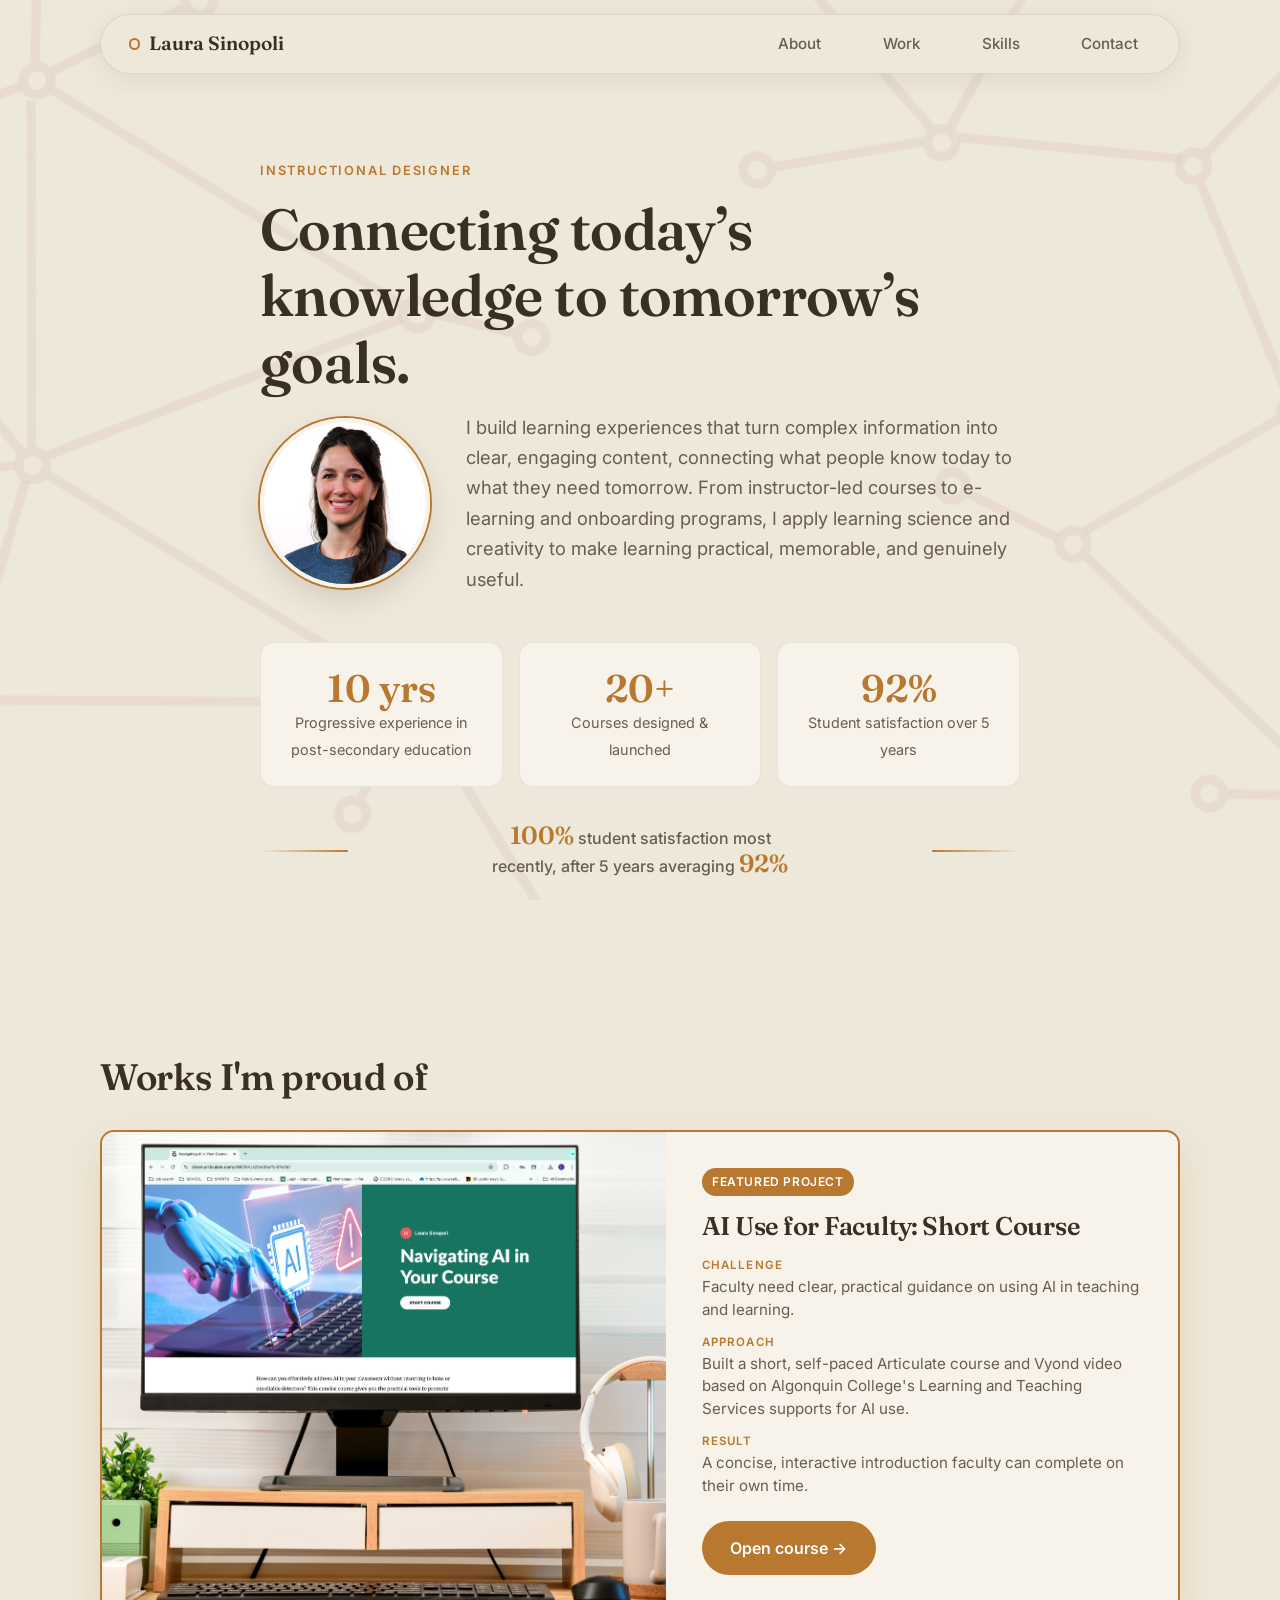
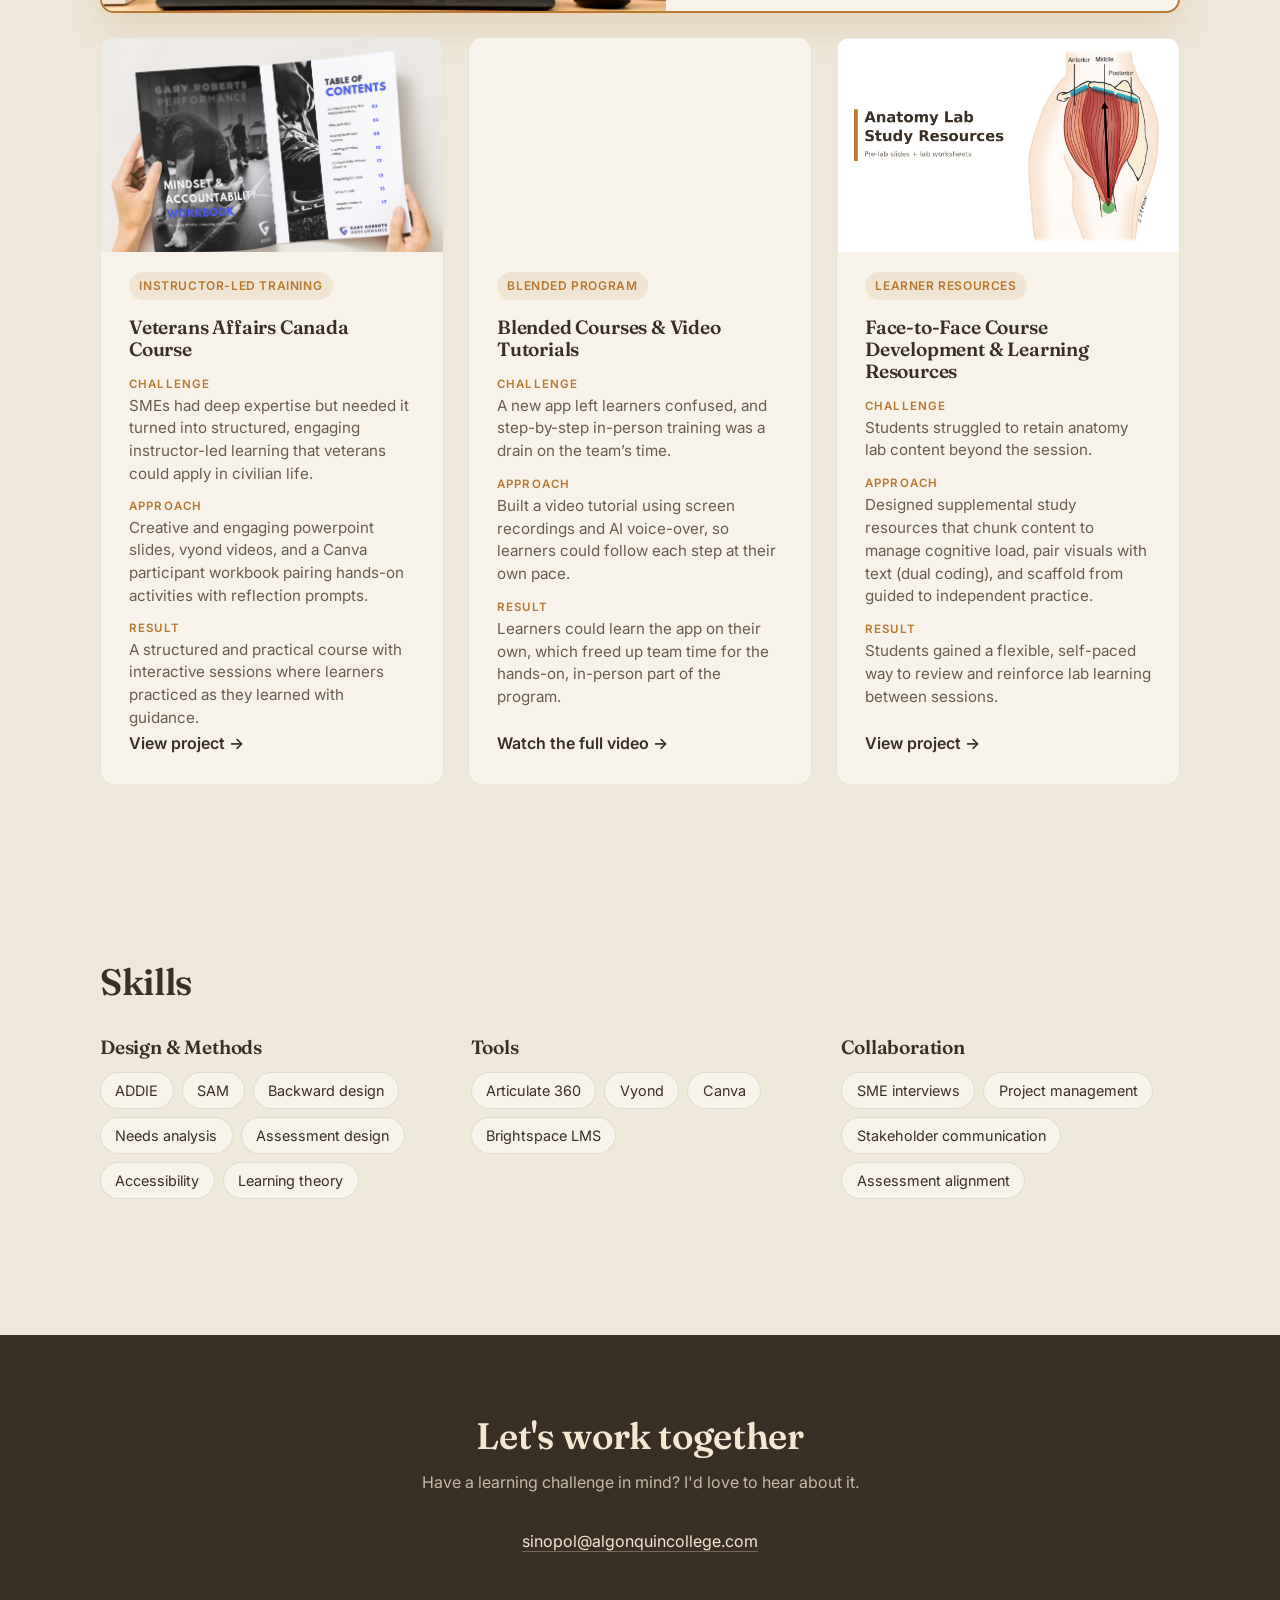
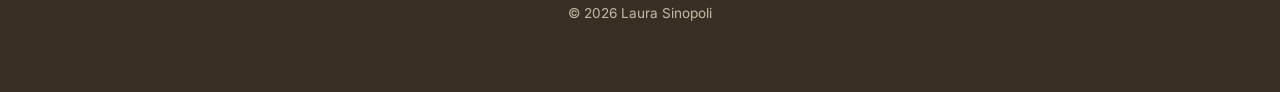
<file: index.html>
<!DOCTYPE html>
<html lang="en">
<head>
  <meta charset="UTF-8" />
  <meta name="viewport" content="width=device-width, initial-scale=1" />
  <title>Laura Sinopoli | Instructional Designer</title>
  <meta name="description" content="Portfolio of Laura Sinopoli, instructional designer bridging the gap between where learners are and where they need to be, one meaningful and fun learning experience at a time." />
  <link rel="preconnect" href="https://fonts.googleapis.com" />
  <link rel="preconnect" href="https://fonts.gstatic.com" crossorigin />
  <link href="https://fonts.googleapis.com/css2?family=Fraunces:opsz,wght@9..144,500;9..144,600&family=Inter:wght@400;500;600&display=swap" rel="stylesheet" />
<link rel="stylesheet" href="styles.css?v=2" /></head>
<body>

  <header class="site-header" id="siteHeader">
    <div class="header-inner">
      <a href="#top" class="logo">Laura Sinopoli</a>
      <nav aria-label="Primary">
        <a href="#about">About</a>
        <a href="#work">Work</a>
        <a href="#skills">Skills</a>
        <a href="#contact">Contact</a>
      </nav>
    </div>
  </header>

  <main id="top">

    <!-- Bio -->
    <section class="section hero" id="about">
      <div class="container narrow">
        <p class="eyebrow">Instructional Designer</p>
        <h1>Connecting today’s knowledge to tomorrow’s goals.</h1>
        <div class="bio-row">
          <div class="bio-photo" tabindex="0">
            <img src="Laura.jpg" alt="Portrait of Laura Sinopoli" />
            <span class="bio-badge">Hi, I'm Laura!</span>
          </div>
          <p class="lead">
          I build learning experiences that turn complex information into clear, engaging content, connecting what people know today to what they need tomorrow. From instructor-led courses to e-learning and onboarding programs, I apply learning science and creativity to make learning practical, memorable, and genuinely useful.
          </p>
        </div>

        <ul class="stats">
  <li>
    <span class="stat-number" data-target="10" data-suffix=" yrs">10 yrs</span>
    <span class="stat-label">Progressive experience in post-secondary education </span>
  </li>
  <li>
    <span class="stat-number" data-target="20" data-suffix="+">20+</span>
    <span class="stat-label">Courses designed &amp; launched</span>
  </li>
  <li>
    <span class="stat-number" data-target="92" data-suffix="%">92%</span>
    <span class="stat-label">Student satisfaction over 5 years</span>
  </li>
</ul>

        
<p class="stat-note"><span><strong>100%</strong> student satisfaction most recently, after 5 years averaging <strong>92%</strong></span></p>      </div>
    </section>

    <!-- Work -->
    <section class="section" id="work">
      <div class="container">
        <h2>Works I'm proud of</h2>
        <div class="cards">

          
          <!-- Featured project -->
      
<article class="card card-featured">
  <img class="card-img" src="course-thumb1.png" alt="Title screen of the AI use for faculty short course" loading="lazy" />
  <div class="card-body">
    <span class="tag tag-featured">Featured Project</span>
    <h3>AI Use for Faculty: Short Course</h3>
    <ul class="case-points">
       <li><strong>Challenge</strong> Faculty need clear, practical guidance on using AI in teaching and learning.</li>
      <li><strong>Approach</strong> Built a short, self-paced Articulate course and Vyond video based on Algonquin College's Learning and Teaching Services supports for AI use.</li>
      <li><strong>Result</strong> A concise, interactive introduction faculty can complete on their own time.</li>
    </ul>
    <a class="btn" href="https://share.articulate.com/sINO8VUs2NoShcPyi6fwT#/lessons/07aeab5a-82a3-4724-8a35-cf85a7079067" target="_blank" rel="noopener">Open course →</a>
  </div>
</article>
          
          <!-- Card 1 -->
          <article class="card">
            <img class="card-img" src="worksample.png" alt="Sample pages from a participant workbook for an instructor-led course" loading="lazy" />
            <span class="tag">Instructor-Led Training</span>
            <h3>Veterans Affairs Canada Course</h3>
            <ul class="case-points" style="margin-bottom: 0;">
              <li><strong>Challenge</strong>SMEs had deep expertise but needed it turned into structured, engaging instructor-led learning that veterans could apply in civilian life.</li></li>
              <li><strong>Approach</strong> Creative and engaging powerpoint slides, vyond videos, and a Canva participant workbook pairing hands-on activities with reflection prompts.</li>
              <li><strong>Result</strong> A structured and practical course with interactive sessions where learners practiced as they learned with guidance.</li>
            </ul>
            <a href="project-workbook1.html" class="card-link">View project →</a>
  
          </article>

          <!-- Card 2 -->
          <article class="card">
            <video class="card-img" src="vidclip.mp4" data-loop-end="3" autoplay muted loop playsinline></video>
            <span class="tag">Blended Program</span>
            <h3>Blended Courses &amp; Video Tutorials</h3>
            <ul class="case-points">
              <li><strong>Challenge</strong> A new app left learners confused, and step-by-step in-person training was a drain on the team’s time.</li>
<li><strong>Approach</strong> Built a video tutorial using screen recordings and AI voice-over, so learners could follow each step at their own pace.</li>
<li><strong>Result</strong> Learners could learn the app on their own, which freed up team time for the hands-on, in-person part of the program.</li>
            </ul>
            <button class="card-link card-link-btn" data-video="vidclip.mp4">Watch the full video →</button>
          </article>

          <!-- Card 3 -->
          <article class="card">
           <img class="card-img" src="anatomy.png" alt="Sample lab powerpoint for instructor-led anatomy course" loading="lazy" />
            <span class="tag">Learner Resources</span>
            <h3>Face-to-Face Course Development & Learning Resources</h3>
            <ul class="case-points">
              <li><strong>Challenge</strong> Students struggled to retain anatomy lab content beyond the session.</li>
        <li><strong>Approach</strong> Designed supplemental study resources that chunk content to manage cognitive load, pair visuals with text (dual coding), and scaffold from guided to independent practice.</li>
        <li><strong>Result</strong> Students gained a flexible, self-paced way to review and reinforce lab learning between sessions.</li>
            </ul>
              <a href="project-workbook.html" class="card-link">View project →</a>
          </article>

        </div>
      </div>
    </section>

    <!-- Skills -->
    <section class="section" id="skills">
      <div class="container">
        <h2>Skills</h2>
        <div class="skills">
          <div class="skill-group">
            <h3>Design &amp; Methods</h3>
            <ul class="chips">
              <li>ADDIE</li>
              <li>SAM</li>
               <li>Backward design</li>
              <li>Needs analysis</li>
              <li>Assessment design</li>
              <li>Accessibility</li>
              <li>Learning theory</li>
            </ul>
          </div>
          <div class="skill-group">
            <h3>Tools</h3>
            <ul class="chips">
              <li>Articulate 360</li>
              <li>Vyond</li>
              <li>Canva</li>
              <li>Brightspace LMS</li>
    
            </ul>
          </div>
          <div class="skill-group">
            <h3>Collaboration</h3>
            <ul class="chips">
              <li>SME interviews</li>
              <li>Project management</li>
              <li>Stakeholder communication</li>
              <li>Assessment alignment</li>
            </ul>
          </div>
        </div>
      </div>
    </section>

  </main>

  <!-- Footer / Contact -->
  <footer class="footer" id="contact">
    <div class="container narrow">
      <h2>Let's work together</h2>
      <p>Have a learning challenge in mind? I'd love to hear about it.</p>
      
      <ul class="contact-list">
        <li><a href="mailto:you@example.com">sinopol@algonquincollege.com</a></li>
      </ul>
      <p class="copyright">© <span id="year"></span> Laura Sinopoli</p>
    </div>
  </footer>

  <!-- Full-video popup -->
  <dialog id="videoDialog" class="video-dialog">
    <button class="video-close" aria-label="Close video">×</button>
    <video id="dialogVideo" controls playsinline></video>
  </dialog>

  <script src="script.js"></script>
</body>
</html>
</file>
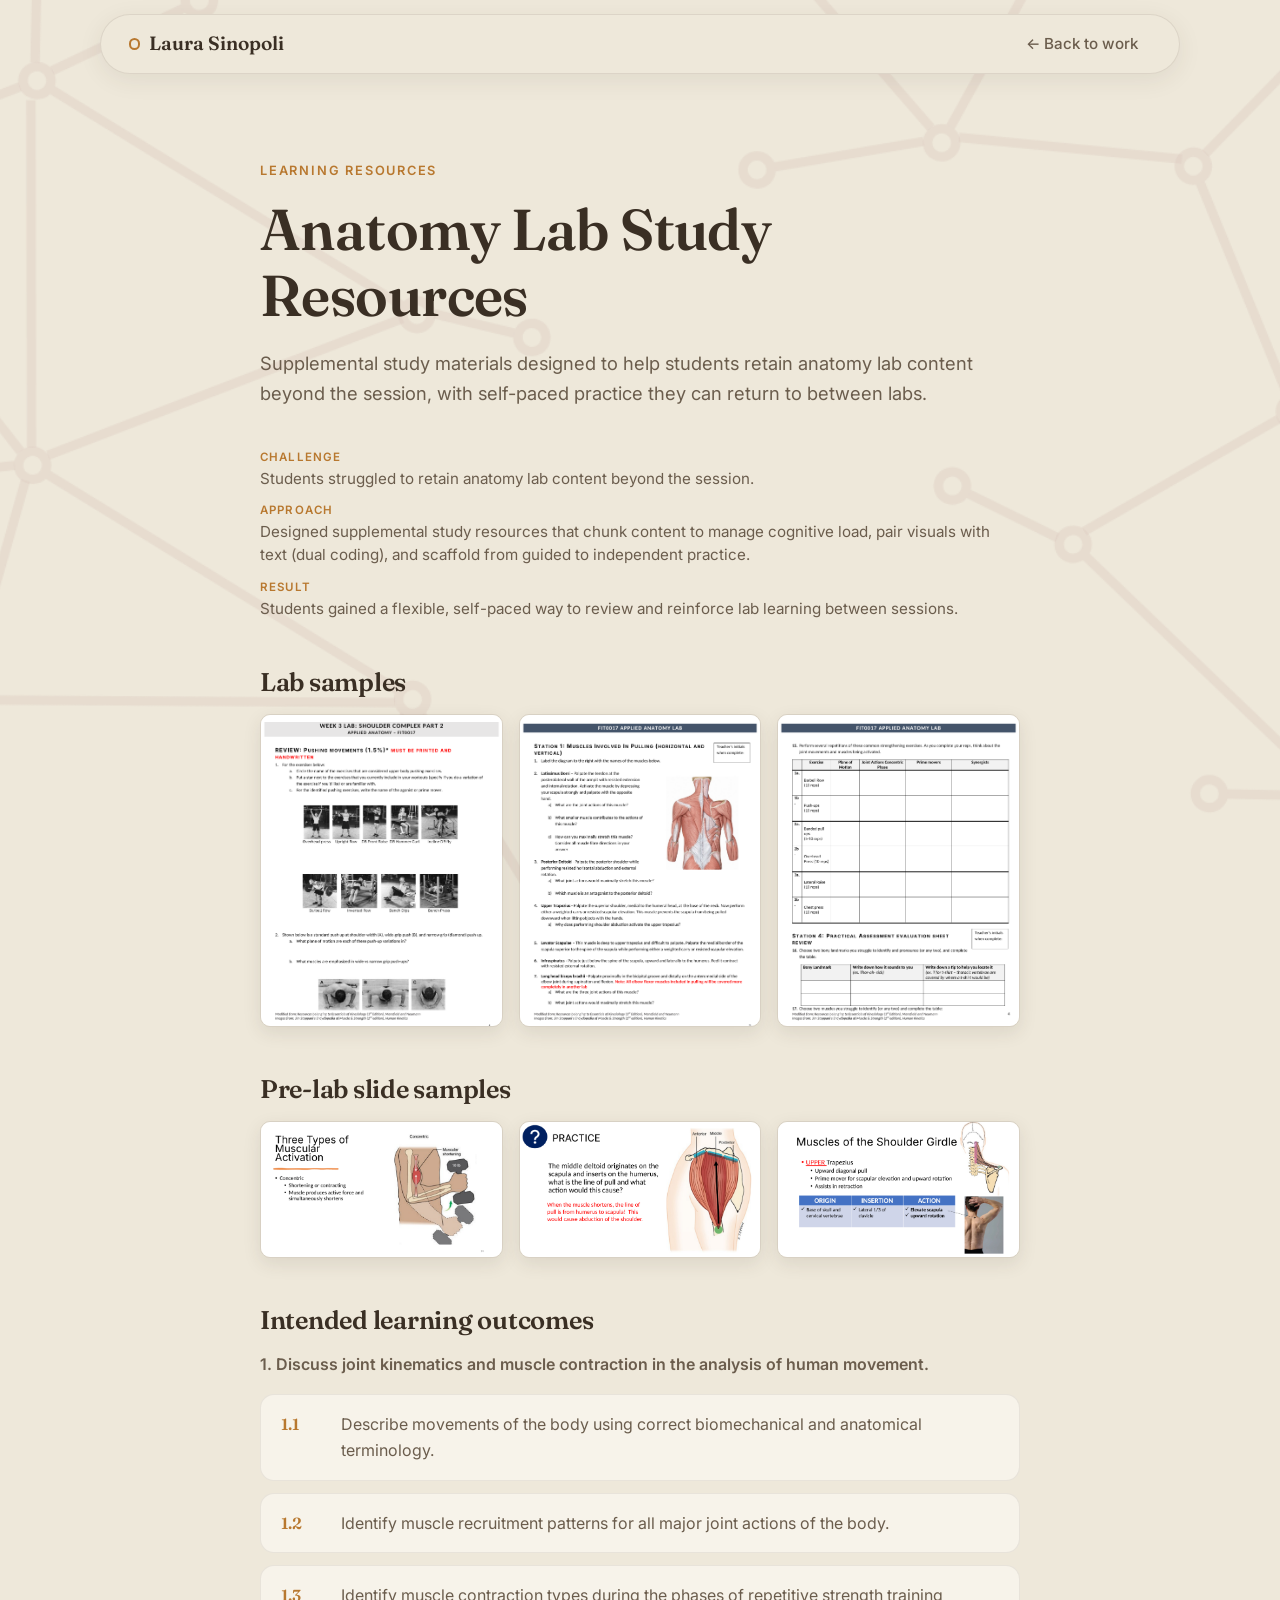
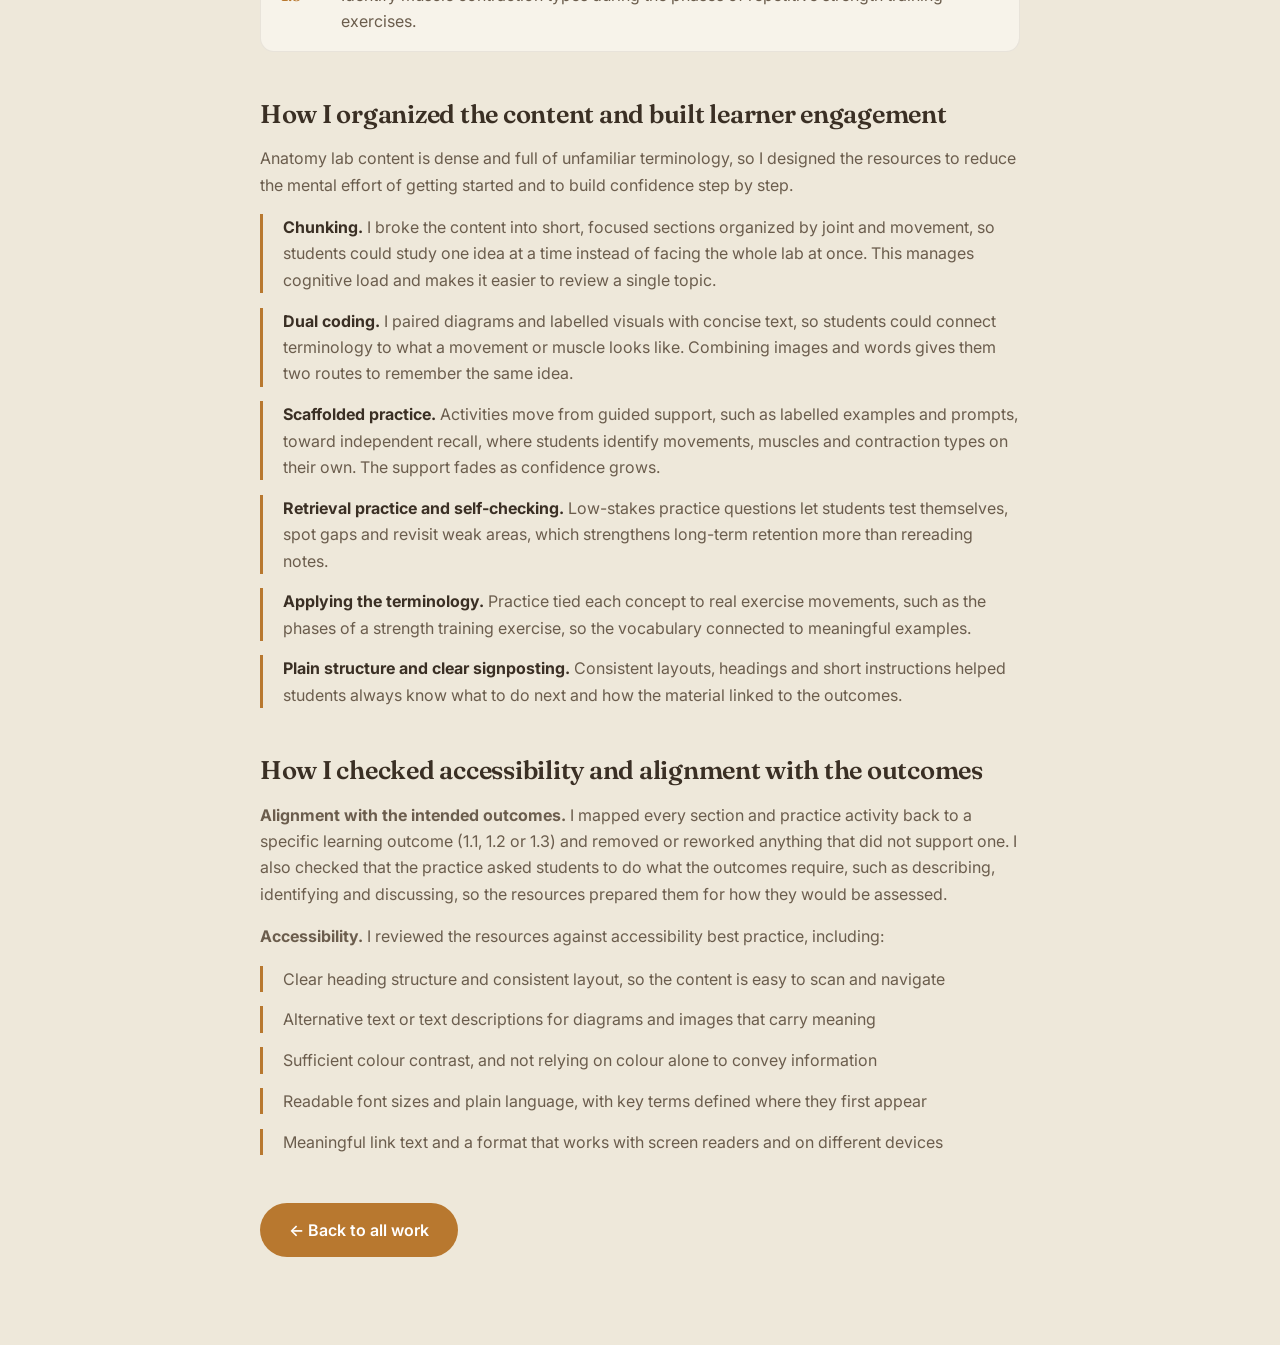
<file: project-workbook.html>
<!DOCTYPE html>
<html lang="en">
<head>
  <meta charset="UTF-8" />
  <meta name="viewport" content="width=device-width, initial-scale=1" />
  <title>Anatomy Lab Study Resources | Laura Sinopoli</title>
  <meta name="description" content="Supplemental study resources for an anatomy lab, designed to improve retention using chunking, dual coding and scaffolded practice." />
  <link rel="preconnect" href="https://fonts.googleapis.com" />
  <link rel="preconnect" href="https://fonts.gstatic.com" crossorigin />
  <link href="https://fonts.googleapis.com/css2?family=Fraunces:opsz,wght@9..144,500;9..144,600&family=Inter:wght@400;500;600&display=swap" rel="stylesheet" />
  <link rel="stylesheet" href="styles.css" />

  <!-- Styles used only on this project page -->
  <style>
    .project-section { margin-top: 3rem; }
    .project-section h2 { font-size: 1.6rem; margin-bottom: 1rem; }
    .project-section p { color: var(--ink-soft); margin: 0 0 1rem; }

    .outcome-main {
      font-weight: 600;
      color: var(--ink);
      margin-bottom: 1rem;
    }
    .outcomes {
      list-style: none;
      padding: 0;
      margin: 0;
      display: grid;
      gap: 0.75rem;
    }
    .outcomes li {
      display: grid;
      grid-template-columns: 3rem 1fr;
      align-items: start;
      gap: 0.75rem;
      background: var(--cream-card);
      border: 1px solid rgba(58, 47, 36, 0.08);
      border-radius: var(--radius);
      padding: 1rem 1.25rem;
      color: var(--ink-soft);
    }
    .outcomes .num {
      font-family: "Fraunces", Georgia, serif;
      font-weight: 600;
      color: var(--accent);
    }

    .practice-list {
      list-style: none;
      padding: 0;
      margin: 0;
      display: grid;
      gap: 0.9rem;
    }
    .practice-list li {
      padding-left: 1.25rem;
      border-left: 3px solid var(--accent);
      color: var(--ink-soft);
    }
    .practice-list strong { color: var(--ink); }

    .project-hero-img {
      border-radius: var(--radius);
      margin: 2rem 0 0;
      width: 100%;
    }

    .sample-grid {
      display: grid;
      grid-template-columns: repeat(auto-fit, minmax(200px, 1fr));
      gap: 1rem;
    }
    .sample-grid img {
      width: 100%;
      border-radius: 10px;
      border: 1px solid rgba(58, 47, 36, 0.12);
      box-shadow: 0 6px 18px rgba(58, 47, 36, 0.1);
      transition: transform 0.25s ease, box-shadow 0.25s ease;
    }
    .sample-grid a:hover img {
      transform: translateY(-4px);
      box-shadow: 0 12px 26px rgba(58, 47, 36, 0.16);
    }
  </style>
</head>
<body>

  <header class="site-header">
    <div class="header-inner">
      <a href="index.html" class="logo">Laura Sinopoli</a>
      <nav aria-label="Primary">
        <a href="index.html#work">← Back to work</a>
      </nav>
    </div>
  </header>

  <main>
    <section class="section hero">
      <div class="container narrow">

        <p class="eyebrow">Learning Resources</p>
        <h1>Anatomy Lab Study Resources</h1>
        <p class="lead">
          Supplemental study materials designed to help students retain anatomy lab content beyond the session, with self-paced practice they can return to between labs.
        </p>

        <!-- Optional: add a picture of the resources. Upload the image, then change the file name below.
        <img class="project-hero-img" src="anatomy-resources.png" alt="Sample pages from the anatomy lab study resources" />
        -->

        <!-- Challenge / Approach / Result -->
        <ul class="case-points" style="margin-top: 2.5rem;">
          <li><strong>Challenge</strong> Students struggled to retain anatomy lab content beyond the session.</li>
          <li><strong>Approach</strong> Designed supplemental study resources that chunk content to manage cognitive load, pair visuals with text (dual coding), and scaffold from guided to independent practice.</li>
          <li><strong>Result</strong> Students gained a flexible, self-paced way to review and reinforce lab learning between sessions.</li>
        </ul>

        <!-- Lab samples -->
        <div class="project-section">
          <h2>Lab samples</h2>
          <div class="sample-grid">
            <a href="lab1.png" target="_blank" rel="noopener"><img src="lab1.png" alt="Sample page 1 from the anatomy lab study resources" loading="lazy" /></a>
            <a href="lab2.png" target="_blank" rel="noopener"><img src="lab2.png" alt="Sample page 2 from the anatomy lab study resources" loading="lazy" /></a>
            <a href="lab3.png" target="_blank" rel="noopener"><img src="lab3.png" alt="Sample page 3 from the anatomy lab study resources" loading="lazy" /></a>
          </div>
        </div>

        <!-- Pre-lab slide samples -->
        <div class="project-section">
          <h2>Pre-lab slide samples</h2>
          <div class="sample-grid">
            <a href="prelab1.png" target="_blank" rel="noopener"><img src="prelab1.png" alt="Pre-lab slide 1 from the anatomy lab" loading="lazy" /></a>
            <a href="prelab2.png" target="_blank" rel="noopener"><img src="prelab2.png" alt="Pre-lab slide 2 from the anatomy lab" loading="lazy" /></a>
            <a href="prelab3.png" target="_blank" rel="noopener"><img src="prelab3.png" alt="Pre-lab slide 3 from the anatomy lab" loading="lazy" /></a>
          </div>
        </div>

        <!-- Intended learning outcomes -->
        <div class="project-section">
          <h2>Intended learning outcomes</h2>
          <p class="outcome-main">1. Discuss joint kinematics and muscle contraction in the analysis of human movement.</p>
          <ul class="outcomes">
            <li><span class="num">1.1</span><span>Describe movements of the body using correct biomechanical and anatomical terminology.</span></li>
            <li><span class="num">1.2</span><span>Identify muscle recruitment patterns for all major joint actions of the body.</span></li>
            <li><span class="num">1.3</span><span>Identify muscle contraction types during the phases of repetitive strength training exercises.</span></li>
          </ul>
        </div>

        <!-- Content organization and engagement -->
        <div class="project-section">
          <h2>How I organized the content and built learner engagement</h2>
          <p>
            Anatomy lab content is dense and full of unfamiliar terminology, so I designed the resources to reduce the mental effort of getting started and to build confidence step by step.
          </p>
          <ul class="practice-list">
            <li><strong>Chunking.</strong> I broke the content into short, focused sections organized by joint and movement, so students could study one idea at a time instead of facing the whole lab at once. This manages cognitive load and makes it easier to review a single topic.</li>
            <li><strong>Dual coding.</strong> I paired diagrams and labelled visuals with concise text, so students could connect terminology to what a movement or muscle looks like. Combining images and words gives them two routes to remember the same idea.</li>
            <li><strong>Scaffolded practice.</strong> Activities move from guided support, such as labelled examples and prompts, toward independent recall, where students identify movements, muscles and contraction types on their own. The support fades as confidence grows.</li>
            <li><strong>Retrieval practice and self-checking.</strong> Low-stakes practice questions let students test themselves, spot gaps and revisit weak areas, which strengthens long-term retention more than rereading notes.</li>
            <li><strong>Applying the terminology.</strong> Practice tied each concept to real exercise movements, such as the phases of a strength training exercise, so the vocabulary connected to meaningful examples.</li>
            <li><strong>Plain structure and clear signposting.</strong> Consistent layouts, headings and short instructions helped students always know what to do next and how the material linked to the outcomes.</li>
          </ul>
        </div>

        <!-- Accessibility and alignment -->
        <div class="project-section">
          <h2>How I checked accessibility and alignment with the outcomes</h2>

          <p><strong>Alignment with the intended outcomes.</strong> I mapped every section and practice activity back to a specific learning outcome (1.1, 1.2 or 1.3) and removed or reworked anything that did not support one. I also checked that the practice asked students to do what the outcomes require, such as describing, identifying and discussing, so the resources prepared them for how they would be assessed.</p>

          <p><strong>Accessibility.</strong> I reviewed the resources against accessibility best practice, including:</p>
          <ul class="practice-list">
            <li>Clear heading structure and consistent layout, so the content is easy to scan and navigate</li>
            <li>Alternative text or text descriptions for diagrams and images that carry meaning</li>
            <li>Sufficient colour contrast, and not relying on colour alone to convey information</li>
            <li>Readable font sizes and plain language, with key terms defined where they first appear</li>
            <li>Meaningful link text and a format that works with screen readers and on different devices</li>
          </ul>
        </div>

        <div style="margin-top: 3rem;">
          <a class="btn" href="index.html#work">← Back to all work</a>
        </div>

      </div>
    </section>
  </main>

  <script src="script.js"></script>
</body>
</html>
</file>
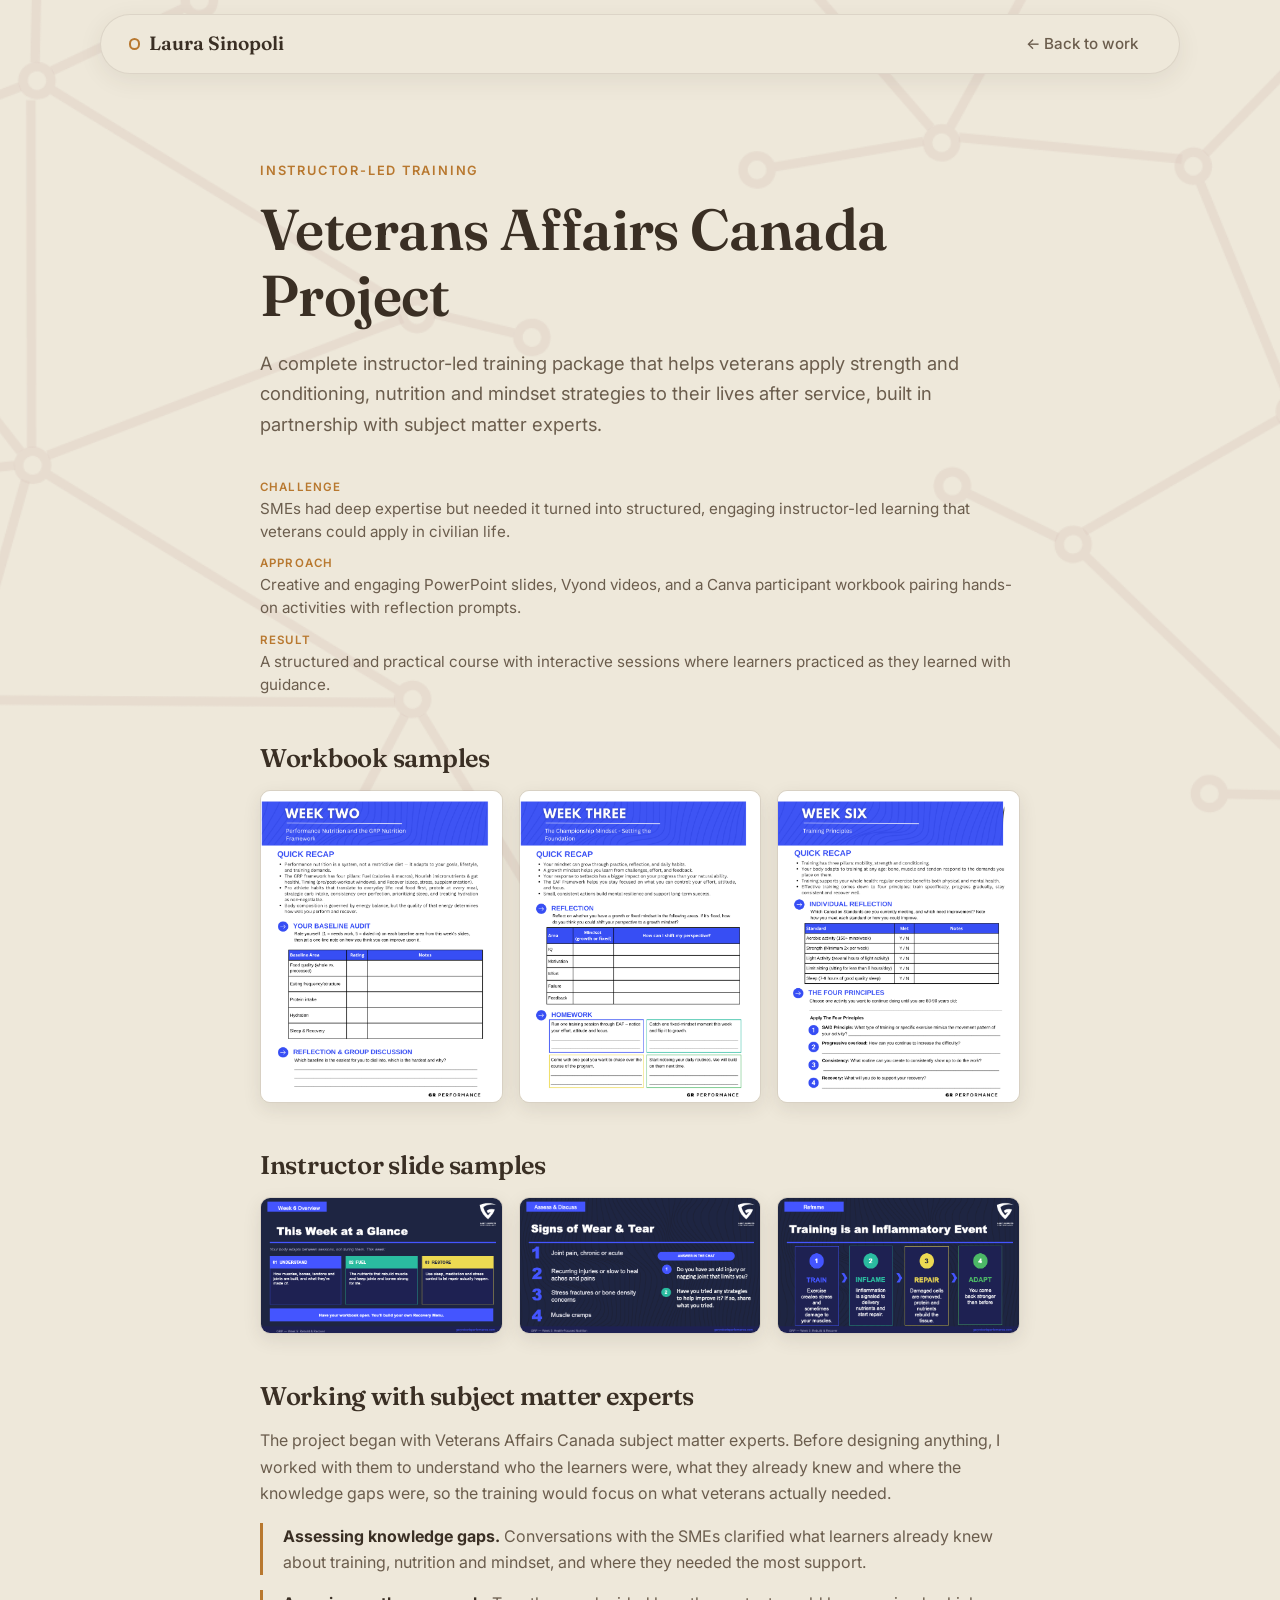
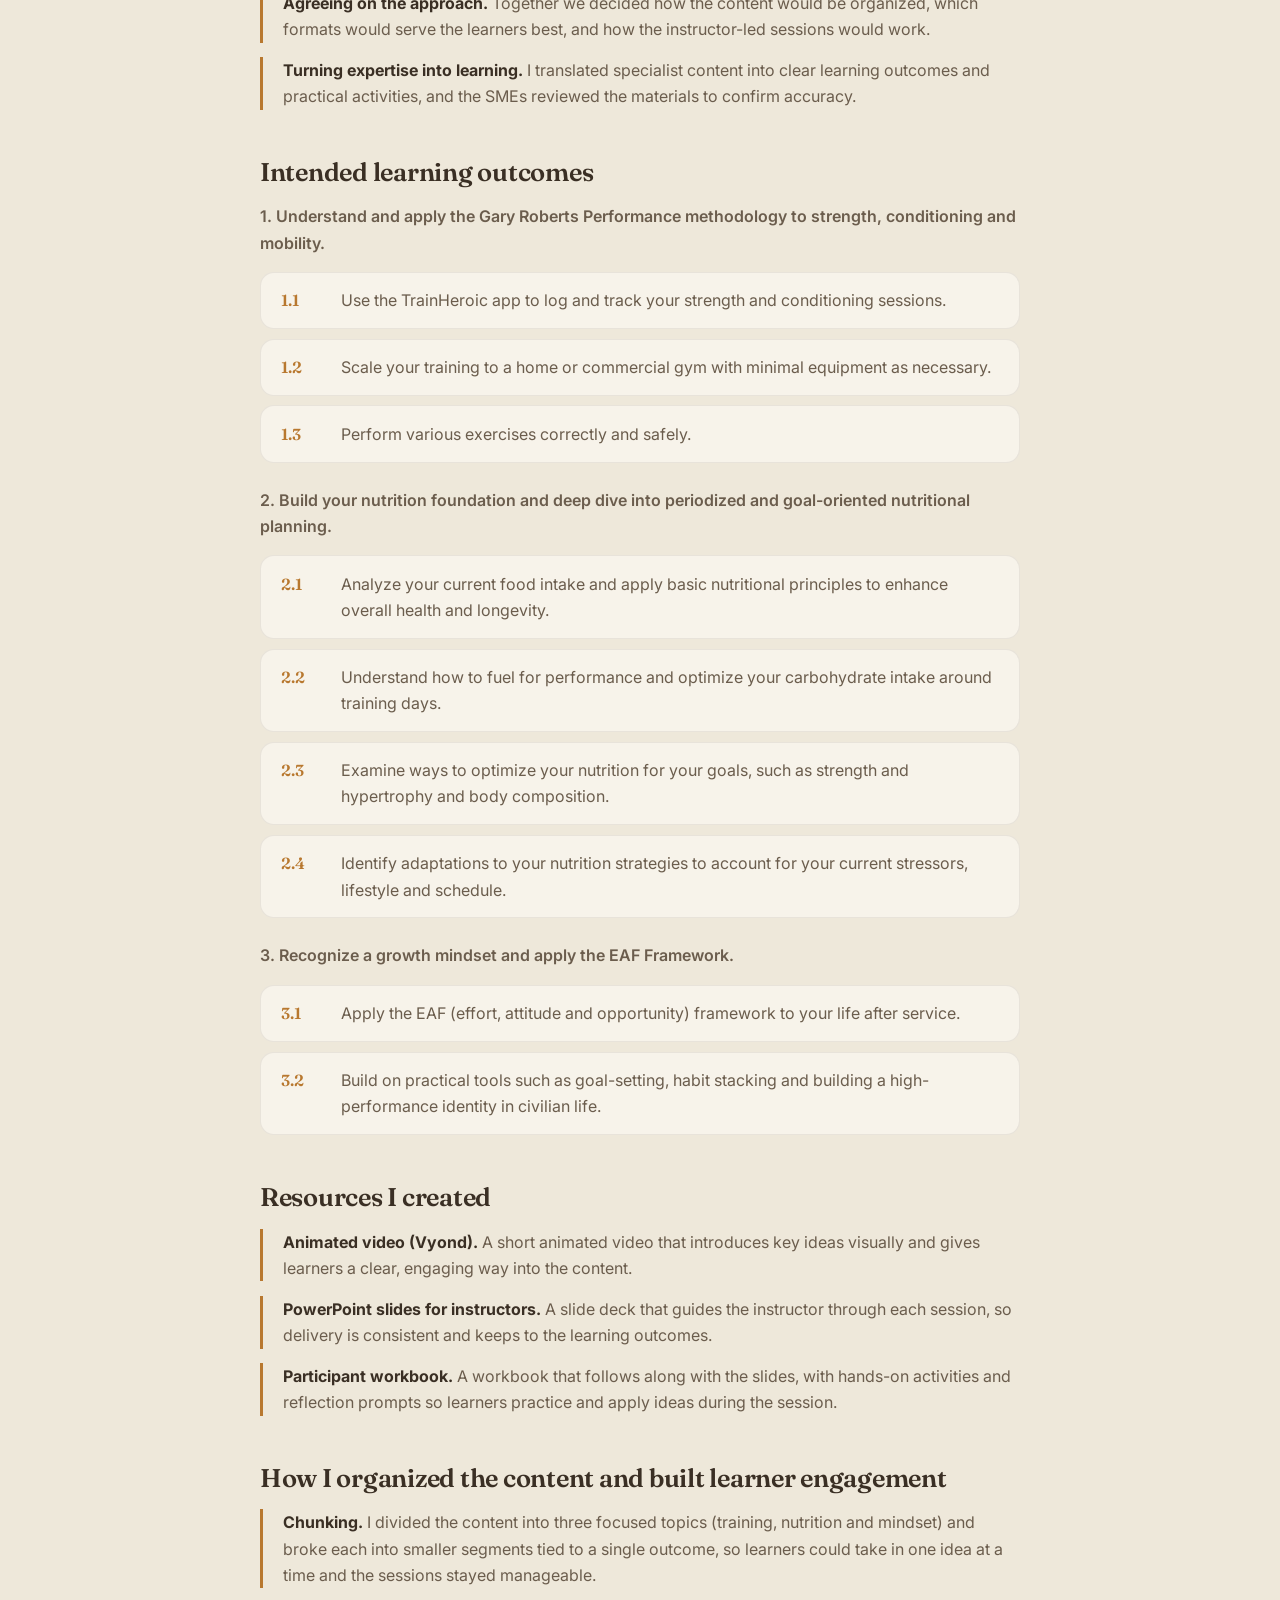
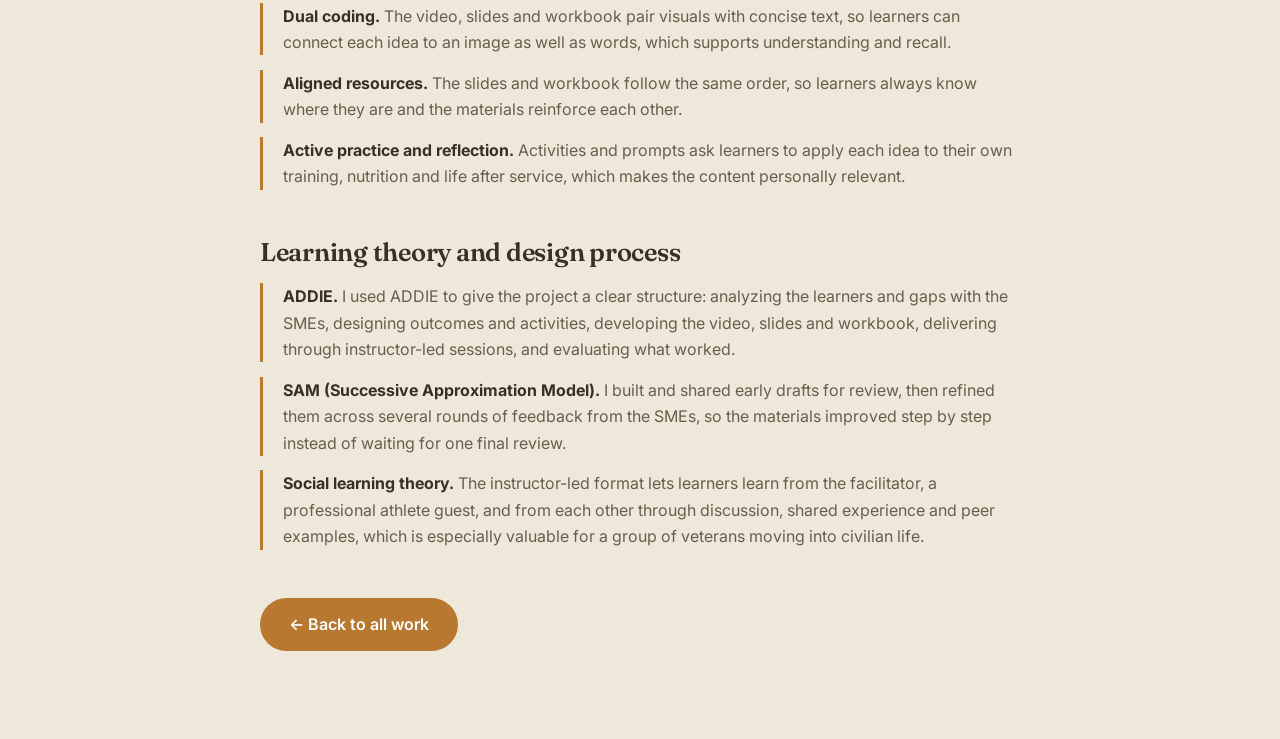
<file: project-workbook1.html>
<!DOCTYPE html>
<html lang="en">
<head>
  <meta charset="UTF-8" />
  <meta name="viewport" content="width=device-width, initial-scale=1" />
  <title>Veterans Affairs Canada Project | Laura Sinopoli</title>
  <meta name="description" content="An instructor-led training package for Veterans Affairs Canada covering strength and conditioning, nutrition and mindset, built with SMEs using ADDIE, SAM and social learning theory." />
  <link rel="preconnect" href="https://fonts.googleapis.com" />
  <link rel="preconnect" href="https://fonts.gstatic.com" crossorigin />
  <link href="https://fonts.googleapis.com/css2?family=Fraunces:opsz,wght@9..144,500;9..144,600&family=Inter:wght@400;500;600&display=swap" rel="stylesheet" />
  <link rel="stylesheet" href="styles.css" />

  <!-- Styles used only on this project page -->
  <style>
    .project-section { margin-top: 3rem; }
    .project-section h2 { font-size: 1.6rem; margin-bottom: 1rem; }
    .project-section p { color: var(--ink-soft); margin: 0 0 1rem; }

    .outcome-group { margin-bottom: 1.5rem; }
    .outcome-main {
      font-weight: 600;
      color: var(--ink);
      margin: 0 0 0.75rem;
    }
    .outcomes {
      list-style: none;
      padding: 0;
      margin: 0;
      display: grid;
      gap: 0.6rem;
    }
    .outcomes li {
      display: grid;
      grid-template-columns: 3rem 1fr;
      align-items: start;
      gap: 0.75rem;
      background: var(--cream-card);
      border: 1px solid rgba(58, 47, 36, 0.08);
      border-radius: var(--radius);
      padding: 0.9rem 1.25rem;
      color: var(--ink-soft);
    }
    .outcomes .num {
      font-family: "Fraunces", Georgia, serif;
      font-weight: 600;
      color: var(--accent);
    }

    .practice-list {
      list-style: none;
      padding: 0;
      margin: 0;
      display: grid;
      gap: 0.9rem;
    }
    .practice-list li {
      padding-left: 1.25rem;
      border-left: 3px solid var(--accent);
      color: var(--ink-soft);
    }
    .practice-list strong { color: var(--ink); }

    .project-hero-img {
      border-radius: var(--radius);
      margin: 2rem 0 0;
      width: 100%;
    }

    .sample-grid {
      display: grid;
      grid-template-columns: repeat(auto-fit, minmax(200px, 1fr));
      gap: 1rem;
    }
    .sample-grid img {
      width: 100%;
      border-radius: 10px;
      border: 1px solid rgba(58, 47, 36, 0.12);
      box-shadow: 0 6px 18px rgba(58, 47, 36, 0.1);
      transition: transform 0.25s ease, box-shadow 0.25s ease;
    }
    .sample-grid a:hover img {
      transform: translateY(-4px);
      box-shadow: 0 12px 26px rgba(58, 47, 36, 0.16);
    }
  </style>
</head>
<body>

  <header class="site-header">
    <div class="header-inner">
      <a href="index.html" class="logo">Laura Sinopoli</a>
      <nav aria-label="Primary">
        <a href="index.html#work">← Back to work</a>
      </nav>
    </div>
  </header>

  <main>
    <section class="section hero">
      <div class="container narrow">

        <p class="eyebrow">Instructor-Led Training</p>
        <h1>Veterans Affairs Canada Project</h1>
        <p class="lead">
          A complete instructor-led training package that helps veterans apply strength and conditioning, nutrition and mindset strategies to their lives after service, built in partnership with subject matter experts.
        </p>

        <!-- Challenge / Approach / Result -->
        <ul class="case-points" style="margin-top: 2.5rem;">
          <li><strong>Challenge</strong> SMEs had deep expertise but needed it turned into structured, engaging instructor-led learning that veterans could apply in civilian life.</li>
          <li><strong>Approach</strong> Creative and engaging PowerPoint slides, Vyond videos, and a Canva participant workbook pairing hands-on activities with reflection prompts.</li>
          <li><strong>Result</strong> A structured and practical course with interactive sessions where learners practiced as they learned with guidance.</li>
        </ul>

        <!-- Workbook samples -->
        <div class="project-section">
          <h2>Workbook samples</h2>
          <div class="sample-grid">
            <a href="vet1.png" target="_blank" rel="noopener"><img src="vet1.png" alt="Sample page 1 from the participant workbook" loading="lazy" /></a>
            <a href="vet3.png" target="_blank" rel="noopener"><img src="vet3.png" alt="Sample page 2 from the participant workbook" loading="lazy" /></a>
            <a href="vet2.png" target="_blank" rel="noopener"><img src="vet2.png" alt="Sample page 3 from the participant workbook" loading="lazy" /></a>
          </div>
        </div>
        
        <!-- Slide samples -->
        <div class="project-section">
          <h2>Instructor slide samples</h2>
          <div class="sample-grid">
            <a href="slide3.png" target="_blank" rel="noopener"><img src="slide3.png" alt="Instructor slide titled 'This Week at a Glance' showing three colour-coded boxes: Understand, Fuel and Restore, with a prompt to open the participant workbook." loading="lazy" /></a>
            <a href="slide6.png" target="_blank" rel="noopener"><img src="slide6.png" alt="Instructor slide titled 'Signs of Wear and Tear' with a numbered list of four signs, such as joint pain and muscle cramps, and two discussion questions for the chat." loading="lazy" /></a>
            <a href="slide21.png" target="_blank" rel="noopener"><img src="slide21.png" alt="Instructor slide titled 'Training is an Inflammatory Event' showing a four-step process: Train, Inflame, Repair and Adapt." loading="lazy" /></a>
          </div>
        </div>
        <!-- Working with SMEs -->
        <div class="project-section">
          <h2>Working with subject matter experts</h2>
          <p>
            The project began with Veterans Affairs Canada subject matter experts. Before designing anything, I worked with them to understand who the learners were, what they already knew and where the knowledge gaps were, so the training would focus on what veterans actually needed.
          </p>
          <ul class="practice-list">
            <li><strong>Assessing knowledge gaps.</strong> Conversations with the SMEs clarified what learners already knew about training, nutrition and mindset, and where they needed the most support.</li>
            <li><strong>Agreeing on the approach.</strong> Together we decided how the content would be organized, which formats would serve the learners best, and how the instructor-led sessions would work.</li>
            <li><strong>Turning expertise into learning.</strong> I translated specialist content into clear learning outcomes and practical activities, and the SMEs reviewed the materials to confirm accuracy.</li>
          </ul>
        </div>

        <!-- Intended learning outcomes -->
        <div class="project-section">
          <h2>Intended learning outcomes</h2>

          <div class="outcome-group">
            <p class="outcome-main">1. Understand and apply the Gary Roberts Performance methodology to strength, conditioning and mobility.</p>
            <ul class="outcomes">
              <li><span class="num">1.1</span><span>Use the TrainHeroic app to log and track your strength and conditioning sessions.</span></li>
              <li><span class="num">1.2</span><span>Scale your training to a home or commercial gym with minimal equipment as necessary.</span></li>
              <li><span class="num">1.3</span><span>Perform various exercises correctly and safely.</span></li>
            </ul>
          </div>

          <div class="outcome-group">
            <p class="outcome-main">2. Build your nutrition foundation and deep dive into periodized and goal-oriented nutritional planning.</p>
            <ul class="outcomes">
              <li><span class="num">2.1</span><span>Analyze your current food intake and apply basic nutritional principles to enhance overall health and longevity.</span></li>
              <li><span class="num">2.2</span><span>Understand how to fuel for performance and optimize your carbohydrate intake around training days.</span></li>
              <li><span class="num">2.3</span><span>Examine ways to optimize your nutrition for your goals, such as strength and hypertrophy and body composition.</span></li>
              <li><span class="num">2.4</span><span>Identify adaptations to your nutrition strategies to account for your current stressors, lifestyle and schedule.</span></li>
            </ul>
          </div>

          <div class="outcome-group">
            <p class="outcome-main">3. Recognize a growth mindset and apply the EAF Framework.</p>
            <ul class="outcomes">
              <li><span class="num">3.1</span><span>Apply the EAF (effort, attitude and opportunity) framework to your life after service.</span></li>
              <li><span class="num">3.2</span><span>Build on practical tools such as goal-setting, habit stacking and building a high-performance identity in civilian life.</span></li>
            </ul>
          </div>
        </div>

        <!-- Resources -->
        <div class="project-section">
          <h2>Resources I created</h2>
          <ul class="practice-list">
            <li><strong>Animated video (Vyond).</strong> A short animated video that introduces key ideas visually and gives learners a clear, engaging way into the content.</li>
            <li><strong>PowerPoint slides for instructors.</strong> A slide deck that guides the instructor through each session, so delivery is consistent and keeps to the learning outcomes.</li>
            <li><strong>Participant workbook.</strong> A workbook that follows along with the slides, with hands-on activities and reflection prompts so learners practice and apply ideas during the session.</li>
          </ul>
        </div>

        <!-- Content organization and engagement -->
        <div class="project-section">
          <h2>How I organized the content and built learner engagement</h2>
          <ul class="practice-list">
            <li><strong>Chunking.</strong> I divided the content into three focused topics (training, nutrition and mindset) and broke each into smaller segments tied to a single outcome, so learners could take in one idea at a time and the sessions stayed manageable.</li>
            <li><strong>Dual coding.</strong> The video, slides and workbook pair visuals with concise text, so learners can connect each idea to an image as well as words, which supports understanding and recall.</li>
            <li><strong>Aligned resources.</strong> The slides and workbook follow the same order, so learners always know where they are and the materials reinforce each other.</li>
            <li><strong>Active practice and reflection.</strong> Activities and prompts ask learners to apply each idea to their own training, nutrition and life after service, which makes the content personally relevant.</li>
          </ul>
        </div>

        <!-- Learning theory and process -->
        <div class="project-section">
          <h2>Learning theory and design process</h2>
          <ul class="practice-list">
            <li><strong>ADDIE.</strong> I used ADDIE to give the project a clear structure: analyzing the learners and gaps with the SMEs, designing outcomes and activities, developing the video, slides and workbook, delivering through instructor-led sessions, and evaluating what worked.</li>
            <li><strong>SAM (Successive Approximation Model).</strong> I built and shared early drafts for review, then refined them across several rounds of feedback from the SMEs, so the materials improved step by step instead of waiting for one final review.</li>
            <li><strong>Social learning theory.</strong> The instructor-led format lets learners learn from the facilitator, a professional athlete guest, and from each other through discussion, shared experience and peer examples, which is especially valuable for a group of veterans moving into civilian life.</li>
          </ul>
        </div>

        <div style="margin-top: 3rem;">
          <a class="btn" href="index.html#work">← Back to all work</a>
        </div>

      </div>
    </section>
  </main>

  <script src="script.js"></script>
</body>
</html>
</file>
<file: styles.css>
/* =========================================================
   Laura Sinopoli | Portfolio styles
   ========================================================= */

:root {
  --cream: #eee8da;           /* main page background */
  --cream-deep: #ddd5c1;      /* pattern colour (only used if you switch back to the pattern) */
  --cream-card: #f7f3ea;      /* cards, stat boxes, chips */
  --ink: #3a2f24;
  --ink-soft: #6b5d4d;
  --accent: #b8782f;
  --footer-bg: #3a2f24;
  --footer-ink: #f3e9d2;
  --radius: 14px;
  --header-alpha: 1;          /* updated by script.js while scrolling */
}

*, *::before, *::after { box-sizing: border-box; }

html { scroll-behavior: smooth; scroll-padding-top: 90px; }

body {
  margin: 0;
  font-family: "Inter", system-ui, -apple-system, sans-serif;
  color: var(--ink);
  line-height: 1.65;

  /* Background image. The path is relative to index.html and is case-sensitive. */
  background-color: var(--cream);
  background-image: url("background.png");
  background-size: cover;
  background-position: center;
  background-repeat: no-repeat;
  background-attachment: fixed;
}

img { max-width: 100%; display: block; }
a { color: inherit; }

.container { width: min(1080px, 100% - 3rem); margin-inline: auto; }
.container.narrow { width: min(760px, 100% - 3rem); }

h1, h2, h3 {
  font-family: "Fraunces", Georgia, serif;
  font-weight: 600;
  line-height: 1.15;
  margin: 0 0 1rem;
  letter-spacing: -0.01em;
}
h1 { font-size: clamp(2.2rem, 5.5vw, 3.6rem); }
h2 { font-size: clamp(1.7rem, 3.5vw, 2.3rem); margin-bottom: 2rem; }
h3 { font-size: 1.2rem; }

/* =========================================================
   Header: floating rounded bar that fades as you scroll
   ========================================================= */
.site-header {
  position: fixed;
  inset: 0 0 auto 0;
  z-index: 50;
  padding-top: 14px;
  pointer-events: none;       /* only the rounded bar itself is clickable */
}
.header-inner {
  pointer-events: auto;
  width: min(1080px, 100% - 2rem);
  margin-inline: auto;
  display: flex;
  align-items: center;
  justify-content: space-between;
  height: 60px;
  padding: 0 1.75rem;
  border-radius: 999px;
  /* 238, 232, 218 = --cream. The alpha is set by script.js as you scroll. */
  background: rgba(238, 232, 218, var(--header-alpha));
  border: 1px solid rgba(58, 47, 36, 0.1);
  box-shadow: 0 6px 24px rgba(58, 47, 36, 0.08);
}

/* Name + open circle */
.logo {
  font-family: "Fraunces", Georgia, serif;
  font-weight: 600;
  font-size: 1.2rem;
  text-decoration: none;
  display: inline-flex;
  align-items: center;
  gap: 0.55rem;
}
.logo::before {
  content: "";
  width: 0.7rem;
  height: 0.7rem;
  border: 2px solid var(--accent);
  border-radius: 50%;
  background: transparent;
  transition: background 0.25s ease;
}
.logo:hover::before { background: var(--accent); }

/* Navigation links: no underline, spaced out, pop on hover */
.site-header nav { display: flex; gap: 2.25rem; }
.site-header nav a,
.site-header nav a:visited {
  text-decoration: none;
  font-size: 0.95rem;
  font-weight: 500;
  color: var(--ink-soft);
  padding: 0.35rem 0.8rem;
  border-radius: 999px;
  transition: color 0.2s ease, background 0.2s ease, transform 0.2s ease;
}
.site-header nav a:hover,
.site-header nav a:focus-visible {
  color: var(--accent);
  background: rgba(184, 120, 47, 0.12);
  transform: translateY(-2px);
}

/* =========================================================
   Sections
   ========================================================= */
.section { padding: 5.5rem 0; }

.hero { padding-top: 10rem; }
.eyebrow {
  text-transform: uppercase;
  letter-spacing: 0.14em;
  font-size: 0.8rem;
  font-weight: 600;
  color: var(--accent);
  margin: 0 0 1rem;
}
.lead { font-size: 1.15rem; color: var(--ink-soft); max-width: 62ch; }

/* ---------- Stats ---------- */
.stats {
  list-style: none;
  padding: 0;
  margin: 3rem 0 0;
  display: grid;
  grid-template-columns: repeat(3, 1fr);
  gap: 1rem;
}
.stats li {
  background: var(--cream-card);
  border: 1px solid rgba(58, 47, 36, 0.08);
  border-radius: var(--radius);
  padding: 1.5rem 1.25rem;
  text-align: center;
}
.stat-number {
  display: block;
  font-family: "Fraunces", Georgia, serif;
  font-size: 2.4rem;
  font-weight: 600;
  color: var(--accent);
  line-height: 1.1;
}
.stat-label { font-size: 0.9rem; color: var(--ink-soft); }

/* Accent line with a note, centered under the stat cards */
.stat-note {
  display: grid;
  /* equal-width lines on each side keep the text perfectly centered */
  grid-template-columns: minmax(1.5rem, 1fr) minmax(0, auto) minmax(1.5rem, 1fr);
  align-items: center;
  gap: 1.25rem;
  margin: 2.25rem 0 0;
  font-size: 1rem;
  font-weight: 500;
  color: var(--ink-soft);
}
.stat-note span {
  max-width: 34rem;
  text-align: center;
  text-wrap: balance;
}
.stat-note::before,
.stat-note::after {
  content: "";
  height: 2px;
  border-radius: 2px;
}
.stat-note::before { background: linear-gradient(to right, transparent, var(--accent)); }
.stat-note::after  { background: linear-gradient(to left, transparent, var(--accent)); }

/* The two percentages: larger, in the accent colour */
.stat-note strong {
  font-family: "Fraunces", Georgia, serif;
  font-size: 1.55rem;
  font-weight: 600;
  line-height: 1;
  color: var(--accent);
}

/* ---------- Work cards ---------- */
.cards {
  display: grid;
  grid-template-columns: repeat(auto-fit, minmax(260px, 1fr));
  gap: 1.5rem;
}
.card {
  background: var(--cream-card);
  border: 1px solid rgba(58, 47, 36, 0.08);
  border-radius: var(--radius);
  padding: 1.75rem;
  display: flex;
  flex-direction: column;
  overflow: hidden;           /* rounded corners clip the thumbnail */
}
.card p { color: var(--ink-soft); flex: 1; margin: 0 0 1.25rem; }

/* Thumbnail (image or video) across the top of a card */
.card-img {
  display: block;
  max-width: none;            /* lets the media stretch edge to edge */
  width: calc(100% + 3.5rem); /* cancels the card's side padding */
  margin: -1.75rem -1.75rem 1.25rem;
  aspect-ratio: 16 / 10;
  object-fit: cover;          /* crops neatly instead of stretching */
}

.tag {
  align-self: flex-start;
  font-size: 0.75rem;
  font-weight: 600;
  letter-spacing: 0.05em;
  text-transform: uppercase;
  color: var(--accent);
  background: rgba(184, 120, 47, 0.12);
  padding: 0.25rem 0.65rem;
  border-radius: 999px;
  margin-bottom: 1rem;
}

/* Challenge / Approach / Result */
.case-points {
  list-style: none;
  padding: 0;
  margin: 0 0 1.25rem;
  flex: 1;                    /* keeps "View project" at the bottom of every card */
  display: grid;
  gap: 0.75rem;
}
.case-points li {
  font-size: 0.95rem;
  line-height: 1.5;
  color: var(--ink-soft);
}
.case-points strong {
  display: block;
  font-size: 0.72rem;
  font-weight: 600;
  letter-spacing: 0.1em;
  text-transform: uppercase;
  color: var(--accent);
  margin-bottom: 0.1rem;
}

.card-link { font-weight: 600; text-decoration: none; color: var(--ink); }
.card-link:hover { color: var(--accent); }

/* ---------- Skills ---------- */
.skills {
  display: grid;
  grid-template-columns: repeat(auto-fit, minmax(260px, 1fr));
  gap: 2rem;
}
.skill-group h3 { margin-bottom: 0.9rem; }
.chips { list-style: none; padding: 0; margin: 0; display: flex; flex-wrap: wrap; gap: 0.5rem; }
.chips li {
  background: var(--cream-card);
  border: 1px solid rgba(58, 47, 36, 0.12);
  border-radius: 999px;
  padding: 0.35rem 0.9rem;
  font-size: 0.9rem;
}

/* =========================================================
   Footer
   ========================================================= */
.footer {
  background: var(--footer-bg);
  color: var(--footer-ink);
  padding: 5rem 0 2.5rem;
  text-align: center;
  margin-top: 3rem;
}
.footer h2 { color: var(--footer-ink); margin-bottom: 0.75rem; }
.footer p { color: rgba(243, 233, 210, 0.75); margin: 0 0 1.75rem; }
.btn {
  display: inline-block;
  background: var(--accent);
  color: #fff;
  text-decoration: none;
  font-weight: 600;
  padding: 0.85rem 1.8rem;
  border-radius: 999px;
  transition: transform 0.2s ease, background 0.2s ease;
}
.btn:hover { background: #cf8a39; transform: translateY(-2px); }
.contact-list {
  list-style: none;
  padding: 0;
  margin: 2rem 0 0;
  display: flex;
  flex-wrap: wrap;
  justify-content: center;
  gap: 0.5rem 2rem;
}
.contact-list a { text-decoration: none; color: var(--footer-ink); border-bottom: 1px solid rgba(243, 233, 210, 0.3); }
.contact-list a:hover { border-color: var(--footer-ink); }
.copyright { margin-top: 3rem !important; font-size: 0.85rem; }

/* =========================================================
   Motion
   ========================================================= */

/* Scroll reveal */
.reveal { opacity: 0; transform: translateY(18px); transition: opacity 0.7s ease, transform 0.7s ease; }
.reveal.visible { opacity: 1; transform: none; }

/* Card and stat hover pop (placed after the reveal rules so it wins) */
.card.reveal,
.stats li.reveal {
  transition: opacity 0.7s ease, transform 0.3s ease, box-shadow 0.3s ease;
}
.card.visible:hover,
.stats li.visible:hover {
  transform: translateY(-6px) scale(1.02);
  box-shadow: 0 18px 36px rgba(58, 47, 36, 0.14);
}

@media (prefers-reduced-motion: reduce) {
  html { scroll-behavior: auto; }
  .reveal { opacity: 1; transform: none; transition: none; }
  .card, .btn, .site-header nav a { transition: none; }
}

/* =========================================================
   Bio photo (beside the intro text)
   ========================================================= */
.bio-row {
  display: flex;
  align-items: center;
  gap: 2.25rem;
}
.bio-row .lead { margin: 0; }

.bio-photo {
  position: relative;
  flex: 0 0 auto;
  width: 170px;
  height: 170px;
  border-radius: 50%;
  outline: none;
  cursor: pointer;
}
.bio-photo img {
  width: 100%;
  height: 100%;
  object-fit: cover;
  border-radius: 50%;
  border: 4px solid var(--cream-card);
  box-shadow: 0 0 0 2px var(--accent), 0 12px 28px rgba(58, 47, 36, 0.15);
  transition: transform 0.35s ease, box-shadow 0.35s ease;
}
/* Hover (mouse), focus (keyboard) and tap (phones) all trigger the surprise */
.bio-photo:hover img,
.bio-photo:focus img {
  transform: rotate(-4deg) scale(1.06);
  box-shadow: 0 0 0 5px var(--accent), 0 18px 36px rgba(58, 47, 36, 0.2);
}
.bio-badge {
  position: absolute;
  left: 50%;
  bottom: -14px;
  transform: translate(-50%, 8px) scale(0.9);
  opacity: 0;
  background: var(--accent);
  color: #fff;
  font-size: 0.85rem;
  font-weight: 600;
  padding: 0.35rem 0.9rem;
  border-radius: 999px;
  white-space: nowrap;
  pointer-events: none;
  transition: opacity 0.3s ease, transform 0.3s ease;
}
.bio-photo:hover .bio-badge,
.bio-photo:focus .bio-badge {
  opacity: 1;
  transform: translate(-50%, 0) scale(1);
}

/* =========================================================
   "Watch the full video" button + popup
   ========================================================= */

/* Makes the button look exactly like the "View project →" links */
.card-link-btn {
  appearance: none;
  -webkit-appearance: none;
  background: none;
  border: 0;
  padding: 0;
  margin: 0;
  font: inherit;
  font-weight: 600;
  color: var(--ink);
  text-align: left;
  cursor: pointer;
}
.card-link-btn:hover { color: var(--accent); }

.video-dialog {
  border: 0;
  padding: 0;
  width: min(900px, 92vw);
  border-radius: var(--radius);
  background: #000;
  overflow: hidden;
}
.video-dialog::backdrop { background: rgba(58, 47, 36, 0.75); }
.video-dialog video { display: block; width: 100%; }
.video-close {
  position: absolute;
  top: 0.5rem;
  right: 0.75rem;
  z-index: 1;
  background: rgba(0, 0, 0, 0.5);
  color: #fff;
  border: 0;
  border-radius: 50%;
  width: 2rem;
  height: 2rem;
  font-size: 1.3rem;
  line-height: 1;
  cursor: pointer;
}

/* =========================================================
   Custom cursor: a small connection dot in the accent colour
   ========================================================= */
@media (hover: hover) and (pointer: fine) {
  html.has-dot-cursor,
  html.has-dot-cursor * { cursor: none; }

  /* the video popup keeps the normal cursor, since the dot sits behind it */
  html.has-dot-cursor .video-dialog,
  html.has-dot-cursor .video-dialog * { cursor: auto; }
  html.has-dot-cursor .video-close { cursor: pointer; }
}

.cursor-dot {
  position: fixed;
  top: 0;
  left: 0;
  z-index: 300;
  width: 10px;
  height: 10px;
  border-radius: 50%;
  background: var(--accent);
  box-shadow: 0 0 0 0 rgba(184, 120, 47, 0);
  pointer-events: none;
  opacity: 0;
  transform: translate(-100px, -100px) translate(-50%, -50%);
  /* position is set directly by script.js, so only the look is animated */
  transition: width 0.22s ease, height 0.22s ease, background 0.22s ease,
              box-shadow 0.22s ease, opacity 0.2s ease;
}
.cursor-dot.on { opacity: 1; }

/* Over links and buttons: the dot opens into a soft ring */
.cursor-dot.is-link {
  width: 34px;
  height: 34px;
  background: rgba(184, 120, 47, 0.14);
  box-shadow: 0 0 0 1.5px var(--accent);
}

/* While clicking: it squeezes slightly */
.cursor-dot.is-down { width: 7px; height: 7px; }
.cursor-dot.is-link.is-down { width: 26px; height: 26px; }


/* =========================================================
   Phones (keep this last so it overrides everything above)
   ========================================================= */
@media (max-width: 640px) {
  body { background-attachment: scroll; }   /* fixed backgrounds can jump on phones */

  .header-inner { padding: 0 1.1rem; }
.logo { font-size: 1rem; line-height: 1.05; }  .site-header nav { gap: 0.2rem; }
  .site-header nav a { font-size: 0.8rem; padding: 0.3rem 0.5rem; }

  .stats { grid-template-columns: 1fr; }
  .section { padding: 4rem 0; }
  .hero { padding-top: 8rem; }

  .bio-row { flex-direction: column; align-items: flex-start; gap: 2rem; }
  .bio-photo { width: 150px; height: 150px; }

  .stat-note { grid-template-columns: 1rem minmax(0, 1fr) 1rem; gap: 0.75rem; }
}

/* ---------- Featured card ---------- */
.media-link { display: block; }

.card-featured {
  grid-column: 1 / -1;                 /* spans the full width of the grid */
  display: grid;
  grid-template-columns: 1.1fr 1fr;
  padding: 0;
  border: 2px solid var(--accent);
  box-shadow: 0 16px 36px rgba(184, 120, 47, 0.18);
}
.card-featured .media-link { height: 100%; }
.card-featured .card-img {
  width: 100%;
  height: 100%;
  min-height: 220px;
  margin: 0;
  aspect-ratio: auto;
}
.card-featured .card-body {
  display: flex;
  flex-direction: column;
  padding: 2.25rem;
}
.card-featured h3 { font-size: 1.6rem; }
.card-featured .case-points { margin-bottom: 1.5rem; }
.card-featured .btn { align-self: flex-start; }

/* Solid badge instead of the soft tag */
.tag-featured {
  background: var(--accent);
  color: #fff;
}

@media (max-width: 760px) {
  /* Stack image above text. Flex (not grid) avoids Safari stretching the image over the text. */
  .card-featured { display: flex; flex-direction: column; }
  .card-featured .card-img {
    height: auto;          /* undo the desktop height: 100% so the image keeps its own height */
    min-height: 0;
    aspect-ratio: 16 / 10;
    flex: 0 0 auto;
  }
  .card-featured .card-body { padding: 1.75rem; }
}
</file>
